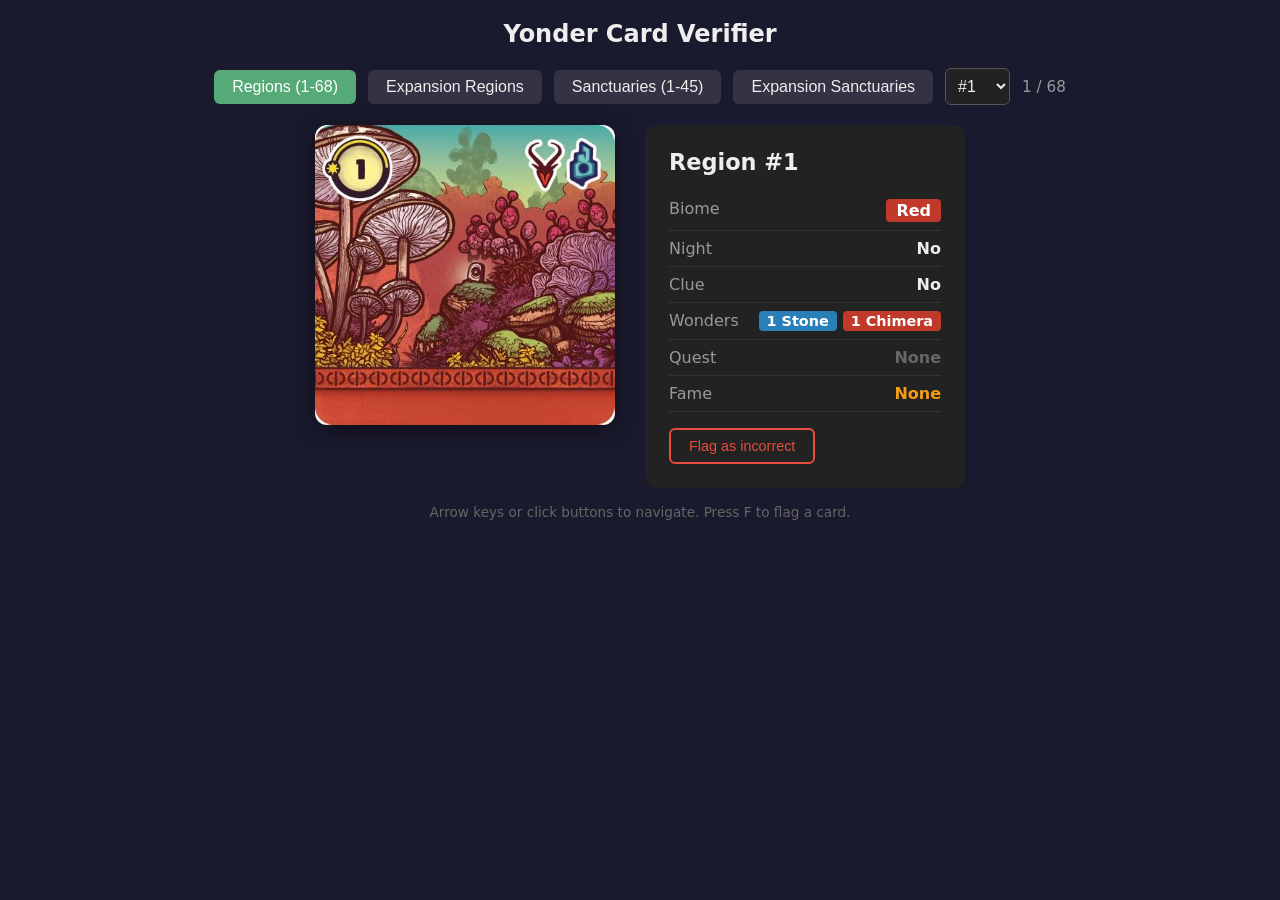
<file: yonder-client/verify-cards.html>
<!DOCTYPE html>
<html lang="en">
<head>
<meta charset="UTF-8">
<meta name="viewport" content="width=device-width, initial-scale=1.0">
<title>Yonder Card Verifier</title>
<style>
  * { margin: 0; padding: 0; box-sizing: border-box; }
  body { font-family: system-ui, sans-serif; background: #1a1a2e; color: #eee; min-height: 100vh; display: flex; flex-direction: column; align-items: center; }
  h1 { margin: 20px 0 10px; font-size: 1.5rem; }
  .controls { display: flex; gap: 12px; align-items: center; margin: 10px 0 20px; flex-wrap: wrap; justify-content: center; }
  .controls button { padding: 8px 18px; border: none; border-radius: 6px; cursor: pointer; font-size: 1rem; background: #334; color: #eee; }
  .controls button:hover { background: #445; }
  .controls button.active { background: #5a7; color: #fff; }
  .controls select, .controls input { padding: 8px; border-radius: 6px; border: 1px solid #555; background: #222; color: #eee; font-size: 1rem; }
  .card-view { display: flex; gap: 30px; align-items: flex-start; justify-content: center; flex-wrap: wrap; max-width: 900px; margin: 0 auto; }
  .card-image { flex-shrink: 0; }
  .card-image img { width: 300px; border-radius: 12px; box-shadow: 0 4px 20px rgba(0,0,0,0.5); }
  .card-data { background: #222; border-radius: 12px; padding: 24px; min-width: 320px; max-width: 400px; }
  .card-data h2 { font-size: 1.4rem; margin-bottom: 16px; }
  .field { display: flex; justify-content: space-between; padding: 8px 0; border-bottom: 1px solid #333; }
  .field:last-child { border-bottom: none; }
  .label { color: #999; }
  .value { font-weight: 600; }
  .biome-badge { display: inline-block; padding: 2px 10px; border-radius: 4px; font-weight: 700; }
  .biome-Red { background: #c0392b; color: #fff; }
  .biome-Green { background: #27ae60; color: #fff; }
  .biome-Blue { background: #2980b9; color: #fff; }
  .biome-Yellow { background: #f1c40f; color: #222; }
  .biome-Colorless { background: #888; color: #fff; }
  .wonder-icons { display: flex; gap: 6px; }
  .wonder-icon { display: inline-flex; align-items: center; gap: 3px; padding: 2px 8px; border-radius: 4px; font-size: 0.9rem; }
  .wonder-stone { background: #2980b9; color: #fff; }
  .wonder-chimera { background: #c0392b; color: #fff; }
  .wonder-thistle { background: #27ae60; color: #fff; }
  .fame-text { color: #f39c12; font-weight: 600; }
  .nav-hint { color: #666; font-size: 0.85rem; margin: 16px 0; }
  .flag-btn { padding: 8px 18px; border: 2px solid #e74c3c; border-radius: 6px; background: transparent; color: #e74c3c; cursor: pointer; font-size: 0.9rem; margin-top: 16px; }
  .flag-btn:hover { background: #e74c3c; color: #fff; }
  .flag-btn.flagged { background: #e74c3c; color: #fff; }
  .flagged-list { margin: 20px auto; max-width: 600px; background: #2a1a1a; border-radius: 12px; padding: 20px; }
  .flagged-list h3 { color: #e74c3c; margin-bottom: 10px; }
  .flagged-list ul { list-style: none; }
  .flagged-list li { padding: 6px 0; border-bottom: 1px solid #3a2a2a; display: flex; justify-content: space-between; }
  .flagged-list li button { background: none; border: none; color: #e74c3c; cursor: pointer; font-size: 0.9rem; }
  .counter { color: #999; font-size: 0.95rem; }
</style>
</head>
<body>

<h1>Yonder Card Verifier</h1>

<div class="controls">
  <button id="btn-regions" class="active" onclick="switchDeck('regions')">Regions (1-68)</button>
  <button id="btn-expansion-regions" onclick="switchDeck('expansion_regions')">Expansion Regions</button>
  <button id="btn-sanctuaries" onclick="switchDeck('sanctuaries')">Sanctuaries (1-45)</button>
  <button id="btn-expansion-sanctuaries" onclick="switchDeck('expansion_sanctuaries')">Expansion Sanctuaries</button>
  <select id="jump-to" onchange="jumpTo(this.value)"></select>
  <span class="counter" id="counter"></span>
</div>

<div class="card-view">
  <div class="card-image">
    <img id="card-img" alt="Card image">
  </div>
  <div class="card-data" id="card-data"></div>
</div>

<p class="nav-hint">Arrow keys or click buttons to navigate. Press F to flag a card.</p>

<div class="flagged-list" id="flagged-list" style="display:none">
  <h3>Flagged Cards</h3>
  <ul id="flagged-ul"></ul>
</div>

<script>
// ============================================================
// Card data extracted from cards.rs
// ============================================================

const regions = [
  { number: 1, biome: "Red", night: false, clue: false, wonders: [1,1,0], quest: [0,0,0], fame: "None" },
  { number: 2, biome: "Blue", night: false, clue: false, wonders: [2,0,0], quest: [0,0,0], fame: "None" },
  { number: 3, biome: "Green", night: false, clue: false, wonders: [0,0,0], quest: [0,0,0], fame: "Flat(4)" },
  { number: 4, biome: "Red", night: false, clue: false, wonders: [1,0,1], quest: [0,0,0], fame: "None" },
  { number: 5, biome: "Green", night: false, clue: false, wonders: [0,1,0], quest: [0,0,0], fame: "Flat(2)" },
  { number: 6, biome: "Blue", night: false, clue: true, wonders: [1,0,0], quest: [0,0,0], fame: "None" },
  { number: 7, biome: "Red", night: false, clue: false, wonders: [0,1,1], quest: [0,0,0], fame: "None" },
  { number: 8, biome: "Green", night: false, clue: true, wonders: [0,1,0], quest: [0,0,0], fame: "None" },
  { number: 9, biome: "Blue", night: false, clue: false, wonders: [0,0,0], quest: [0,0,0], fame: "Flat(5)" },
  { number: 10, biome: "Red", night: false, clue: false, wonders: [0,0,0], quest: [0,0,0], fame: "3 per Night" },
  { number: 11, biome: "Green", night: false, clue: false, wonders: [0,0,0], quest: [0,0,0], fame: "2 per Clue" },
  { number: 12, biome: "Yellow", night: false, clue: true, wonders: [0,0,1], quest: [0,0,0], fame: "None" },
  { number: 13, biome: "Blue", night: false, clue: false, wonders: [0,0,0], quest: [0,0,0], fame: "2 per Stone" },
  { number: 14, biome: "Red", night: false, clue: false, wonders: [0,0,1], quest: [0,0,0], fame: "2 per Night" },
  { number: 15, biome: "Green", night: false, clue: true, wonders: [0,0,0], quest: [0,0,0], fame: "2 per Chimera" },
  { number: 16, biome: "Red", night: false, clue: false, wonders: [0,1,0], quest: [0,0,0], fame: "2 per Chimera" },
  { number: 17, biome: "Blue", night: false, clue: false, wonders: [1,0,0], quest: [0,2,0], fame: "3 per Stone" },
  { number: 18, biome: "Green", night: false, clue: false, wonders: [0,1,0], quest: [0,0,0], fame: "10 per ColourSet" },
  { number: 19, biome: "Red", night: false, clue: false, wonders: [0,0,1], quest: [0,0,0], fame: "2 per Thistle" },
  { number: 20, biome: "Green", night: true, clue: true, wonders: [0,0,0], quest: [1,0,0], fame: "2 per Night" },
  { number: 21, biome: "Blue", night: true, clue: false, wonders: [0,0,0], quest: [2,0,0], fame: "Flat(8)" },
  { number: 22, biome: "Green", night: true, clue: true, wonders: [0,0,0], quest: [0,0,0], fame: "1 per Clue" },
  { number: 23, biome: "Red", night: true, clue: false, wonders: [1,1,0], quest: [0,0,0], fame: "10 per ColourSet" },
  { number: 24, biome: "Blue", night: true, clue: false, wonders: [1,0,0], quest: [0,1,0], fame: "2 per Night" },
  { number: 25, biome: "Yellow", night: true, clue: false, wonders: [0,0,0], quest: [0,0,0], fame: "1 per Yellow+Green" },
  { number: 26, biome: "Red", night: true, clue: false, wonders: [0,1,0], quest: [0,0,0], fame: "3 per Thistle" },
  { number: 27, biome: "Yellow", night: true, clue: false, wonders: [0,0,0], quest: [0,0,0], fame: "1 per Yellow+Blue" },
  { number: 28, biome: "Red", night: true, clue: false, wonders: [1,0,0], quest: [0,0,0], fame: "3 per Chimera" },
  { number: 29, biome: "Yellow", night: true, clue: false, wonders: [0,0,1], quest: [0,0,0], fame: "2 per Thistle" },
  { number: 30, biome: "Red", night: true, clue: false, wonders: [1,0,0], quest: [0,0,0], fame: "2 per Stone" },
  { number: 31, biome: "Yellow", night: true, clue: false, wonders: [0,0,0], quest: [0,0,0], fame: "1 per Yellow+Red" },
  { number: 32, biome: "Red", night: true, clue: false, wonders: [1,1,0], quest: [3,0,0], fame: "Flat(7)" },
  { number: 33, biome: "Yellow", night: true, clue: true, wonders: [0,0,0], quest: [0,0,0], fame: "3 per Thistle" },
  { number: 34, biome: "Green", night: true, clue: false, wonders: [0,1,0], quest: [2,0,0], fame: "3 per Chimera" },
  { number: 35, biome: "Yellow", night: true, clue: false, wonders: [0,1,0], quest: [0,0,0], fame: "10 per ColourSet" },
  { number: 36, biome: "Red", night: true, clue: false, wonders: [0,0,0], quest: [0,2,0], fame: "4 per Thistle" },
  { number: 37, biome: "Yellow", night: true, clue: false, wonders: [0,0,0], quest: [0,0,1], fame: "3 per Night" },
  { number: 38, biome: "Green", night: true, clue: false, wonders: [1,0,0], quest: [0,1,1], fame: "3 per Clue" },
  { number: 39, biome: "Red", night: true, clue: false, wonders: [1,0,1], quest: [0,2,0], fame: "Flat(9)" },
  { number: 40, biome: "Blue", night: true, clue: false, wonders: [0,0,0], quest: [1,1,1], fame: "3 per Night" },
  { number: 41, biome: "Green", night: false, clue: false, wonders: [0,0,1], quest: [2,1,0], fame: "4 per Night" },
  { number: 42, biome: "Yellow", night: false, clue: false, wonders: [0,0,0], quest: [1,1,0], fame: "2 per Yellow+Green" },
  { number: 43, biome: "Blue", night: false, clue: false, wonders: [1,0,0], quest: [0,0,0], fame: "10 per ColourSet" },
  { number: 44, biome: "Yellow", night: false, clue: false, wonders: [0,0,0], quest: [1,0,1], fame: "2 per Yellow+Blue" },
  { number: 45, biome: "Green", night: false, clue: false, wonders: [1,0,0], quest: [0,3,0], fame: "Flat(13)" },
  { number: 46, biome: "Blue", night: false, clue: true, wonders: [0,0,0], quest: [2,1,0], fame: "Flat(10)" },
  { number: 47, biome: "Yellow", night: false, clue: false, wonders: [0,0,0], quest: [0,1,1], fame: "2 per Yellow+Red" },
  { number: 48, biome: "Red", night: false, clue: false, wonders: [0,1,0], quest: [0,0,0], fame: "3 per Stone" },
  { number: 49, biome: "Blue", night: false, clue: true, wonders: [0,0,0], quest: [2,0,1], fame: "Flat(12)" },
  { number: 50, biome: "Yellow", night: false, clue: false, wonders: [1,0,0], quest: [0,0,2], fame: "4 per Green" },
  { number: 51, biome: "Blue", night: false, clue: false, wonders: [1,0,0], quest: [4,0,0], fame: "Flat(14)" },
  { number: 52, biome: "Red", night: false, clue: false, wonders: [0,0,0], quest: [3,0,0], fame: "4 per Chimera" },
  { number: 53, biome: "Yellow", night: false, clue: false, wonders: [0,1,0], quest: [0,0,2], fame: "4 per Red" },
  { number: 54, biome: "Green", night: false, clue: false, wonders: [0,1,0], quest: [0,0,2], fame: "4 per Clue" },
  { number: 55, biome: "Blue", night: false, clue: true, wonders: [1,0,0], quest: [0,1,2], fame: "3 per Thistle" },
  { number: 56, biome: "Yellow", night: false, clue: false, wonders: [0,0,1], quest: [1,2,0], fame: "4 per Blue" },
  { number: 57, biome: "Red", night: false, clue: false, wonders: [0,0,0], quest: [0,0,3], fame: "4 per Stone" },
  { number: 58, biome: "Green", night: false, clue: true, wonders: [0,0,0], quest: [0,3,0], fame: "3 per Clue" },
  { number: 59, biome: "Yellow", night: false, clue: true, wonders: [0,0,0], quest: [1,3,0], fame: "3 per Yellow+Red" },
  { number: 60, biome: "Blue", night: false, clue: true, wonders: [0,0,0], quest: [2,2,0], fame: "Flat(16)" },
  { number: 61, biome: "Green", night: false, clue: false, wonders: [0,0,1], quest: [0,4,0], fame: "Flat(17)" },
  { number: 62, biome: "Yellow", night: false, clue: true, wonders: [0,0,0], quest: [0,0,3], fame: "3 per Yellow+Blue" },
  { number: 63, biome: "Green", night: false, clue: true, wonders: [0,0,0], quest: [0,2,1], fame: "Flat(15)" },
  { number: 64, biome: "Blue", night: false, clue: true, wonders: [0,0,0], quest: [2,0,2], fame: "Flat(18)" },
  { number: 65, biome: "Yellow", night: false, clue: true, wonders: [0,0,0], quest: [0,0,3], fame: "3 per Yellow+Green" },
  { number: 66, biome: "Blue", night: false, clue: false, wonders: [0,0,0], quest: [4,0,0], fame: "Flat(20)" },
  { number: 67, biome: "Green", night: false, clue: true, wonders: [0,0,0], quest: [0,2,2], fame: "Flat(19)" },
  { number: 68, biome: "Blue", night: false, clue: false, wonders: [0,0,0], quest: [5,0,0], fame: "Flat(24)" },
];

const expansion_regions = [
  { number: 0, biome: "Colorless", night: false, clue: false, wonders: [1,1,1], quest: [0,0,0], fame: "None" },
  { number: 69, biome: "Red", night: false, clue: true, wonders: [0,0,0], quest: [0,0,0], fame: "7 per WonderSet" },
  { number: 70, biome: "Colorless", night: false, clue: true, wonders: [0,0,0], quest: [0,0,0], fame: "Flat(6)" },
  { number: 71, biome: "Green", night: true, clue: false, wonders: [1,0,0], quest: [0,0,0], fame: "7 per WonderSet" },
  { number: 72, biome: "Colorless", night: true, clue: true, wonders: [0,0,0], quest: [0,5,0], fame: "Flat(26)" },
  { number: 73, biome: "Yellow", night: true, clue: false, wonders: [0,1,0], quest: [0,0,4], fame: "5 per Colorless" },
  { number: 74, biome: "Colorless", night: true, clue: false, wonders: [0,0,1], quest: [0,0,0], fame: "7 per WonderSet" },
  { number: 75, biome: "Blue", night: true, clue: true, wonders: [0,0,0], quest: [6,0,0], fame: "Flat(28)" },
  { number: 76, biome: "Colorless", night: true, clue: false, wonders: [0,0,0], quest: [2,2,2], fame: "4 per Colorless" },
];

const sanctuaries = [
  { tile: 1, biome: "Green", night: false, clue: false, wonders: [0,0,0], fame: "1 per Green" },
  { tile: 2, biome: "Red", night: false, clue: false, wonders: [0,0,0], fame: "1 per Red" },
  { tile: 3, biome: "Blue", night: false, clue: false, wonders: [0,0,0], fame: "1 per Blue" },
  { tile: 4, biome: "Yellow", night: false, clue: false, wonders: [0,0,0], fame: "1 per Yellow" },
  { tile: 5, biome: "Colorless", night: false, clue: false, wonders: [0,0,0], fame: "1 per Blue+Yellow" },
  { tile: 6, biome: "Colorless", night: false, clue: false, wonders: [0,0,0], fame: "1 per Green+Red" },
  { tile: 7, biome: "Colorless", night: false, clue: false, wonders: [0,0,0], fame: "1 per Red+Yellow" },
  { tile: 8, biome: "Colorless", night: false, clue: false, wonders: [0,0,0], fame: "1 per Yellow+Green" },
  { tile: 9, biome: "Colorless", night: false, clue: false, wonders: [0,0,0], fame: "1 per Green+Blue" },
  { tile: 10, biome: "Colorless", night: false, clue: false, wonders: [0,0,0], fame: "1 per Red+Blue" },
  { tile: 11, biome: "Blue", night: false, clue: false, wonders: [0,1,0], fame: "None" },
  { tile: 12, biome: "Blue", night: false, clue: false, wonders: [1,0,0], fame: "None" },
  { tile: 13, biome: "Blue", night: false, clue: false, wonders: [0,0,1], fame: "None" },
  { tile: 14, biome: "Green", night: false, clue: false, wonders: [0,1,0], fame: "None" },
  { tile: 15, biome: "Green", night: false, clue: false, wonders: [1,0,0], fame: "None" },
  { tile: 16, biome: "Green", night: false, clue: true, wonders: [0,0,0], fame: "None" },
  { tile: 17, biome: "Red", night: false, clue: false, wonders: [0,1,0], fame: "None" },
  { tile: 18, biome: "Red", night: false, clue: false, wonders: [0,0,1], fame: "None" },
  { tile: 19, biome: "Red", night: false, clue: false, wonders: [1,0,0], fame: "None" },
  { tile: 20, biome: "Yellow", night: false, clue: false, wonders: [1,0,0], fame: "None" },
  { tile: 21, biome: "Yellow", night: false, clue: true, wonders: [0,0,0], fame: "None" },
  { tile: 22, biome: "Yellow", night: false, clue: false, wonders: [0,0,0], fame: "4 per ColourSet" },
  { tile: 23, biome: "Yellow", night: false, clue: false, wonders: [0,0,0], fame: "1 per Clue" },
  { tile: 24, biome: "Colorless", night: false, clue: false, wonders: [0,0,0], fame: "Flat(5)" },
  { tile: 25, biome: "Blue", night: false, clue: true, wonders: [0,0,0], fame: "None" },
  { tile: 26, biome: "Colorless", night: false, clue: true, wonders: [1,0,0], fame: "None" },
  { tile: 27, biome: "Colorless", night: false, clue: true, wonders: [0,1,0], fame: "None" },
  { tile: 28, biome: "Colorless", night: false, clue: true, wonders: [0,0,1], fame: "None" },
  { tile: 29, biome: "Colorless", night: false, clue: false, wonders: [0,0,0], fame: "2 per Thistle" },
  { tile: 30, biome: "Colorless", night: false, clue: false, wonders: [0,0,0], fame: "2 per Stone" },
  { tile: 31, biome: "Colorless", night: false, clue: false, wonders: [0,0,0], fame: "2 per Chimera" },
  { tile: 32, biome: "Colorless", night: false, clue: false, wonders: [0,0,0], fame: "2 per Clue" },
  { tile: 33, biome: "Colorless", night: false, clue: true, wonders: [0,0,0], fame: "4 per ColourSet" },
  { tile: 34, biome: "Green", night: false, clue: false, wonders: [0,0,0], fame: "1 per Night" },
  { tile: 35, biome: "Colorless", night: false, clue: false, wonders: [1,0,0], fame: "1 per Night" },
  { tile: 36, biome: "Colorless", night: false, clue: false, wonders: [0,1,0], fame: "1 per Clue" },
  { tile: 37, biome: "Colorless", night: false, clue: false, wonders: [1,0,0], fame: "1 per Clue" },
  { tile: 38, biome: "Colorless", night: false, clue: true, wonders: [0,0,0], fame: "1 per Clue" },
  { tile: 39, biome: "Colorless", night: false, clue: false, wonders: [1,0,0], fame: "1 per Stone" },
  { tile: 40, biome: "Colorless", night: false, clue: false, wonders: [0,1,0], fame: "1 per Chimera" },
  { tile: 41, biome: "Colorless", night: false, clue: false, wonders: [0,0,1], fame: "1 per Thistle" },
  { tile: 42, biome: "Red", night: true, clue: false, wonders: [0,0,0], fame: "None" },
  { tile: 43, biome: "Colorless", night: true, clue: false, wonders: [1,0,0], fame: "None" },
  { tile: 44, biome: "Colorless", night: true, clue: false, wonders: [0,1,0], fame: "None" },
  { tile: 45, biome: "Colorless", night: true, clue: false, wonders: [0,0,1], fame: "None" },
];

const expansion_sanctuaries = [
  { tile: 46, biome: "Colorless", night: false, clue: false, wonders: [2,0,0], fame: "None" },
  { tile: 47, biome: "Colorless", night: false, clue: true, wonders: [0,0,0], fame: "3 per WonderSet" },
  { tile: 48, biome: "Colorless", night: false, clue: false, wonders: [0,1,0], fame: "1 per Colorless" },
  { tile: 49, biome: "Colorless", night: false, clue: false, wonders: [0,0,1], fame: "1 per Colorless" },
  { tile: 50, biome: "Green", night: false, clue: false, wonders: [0,0,0], fame: "3 per WonderSet" },
  { tile: 51, biome: "Blue", night: false, clue: false, wonders: [0,0,0], fame: "2 per Colorless" },
  { tile: 52, biome: "Yellow", night: true, clue: false, wonders: [0,0,0], fame: "1 per Colorless" },
  { tile: 53, biome: "Red", night: false, clue: false, wonders: [0,0,0], fame: "3 per WonderSet" },
];

// ============================================================
// State
// ============================================================

let currentDeck = 'regions';
let currentIndex = 0;
let flagged = JSON.parse(localStorage.getItem('yonder-flagged') || '{}');

function getDeck() {
  if (currentDeck === 'regions') return regions;
  if (currentDeck === 'expansion_regions') return expansion_regions;
  if (currentDeck === 'sanctuaries') return sanctuaries;
  if (currentDeck === 'expansion_sanctuaries') return expansion_sanctuaries;
}

function isRegionDeck() {
  return currentDeck === 'regions' || currentDeck === 'expansion_regions';
}

function cardId(card) {
  return isRegionDeck() ? `region-${card.number}` : `sanctuary-${card.tile}`;
}

function cardLabel(card) {
  return isRegionDeck() ? `Region #${card.number}` : `Sanctuary #${card.tile}`;
}

function imagePath(card) {
  if (isRegionDeck()) {
    return `region/tile${String(card.number).padStart(3, '0')}.jpg`;
  } else {
    return `sanctuary/tile${String(card.tile).padStart(3, '0')}.jpg`;
  }
}

function wondersHtml(w) {
  const [s, c, t] = w;
  if (s === 0 && c === 0 && t === 0) return '<span style="color:#666">None</span>';
  let html = '<div class="wonder-icons">';
  if (s > 0) html += `<span class="wonder-icon wonder-stone">${s} Stone</span>`;
  if (c > 0) html += `<span class="wonder-icon wonder-chimera">${c} Chimera</span>`;
  if (t > 0) html += `<span class="wonder-icon wonder-thistle">${t} Thistle</span>`;
  html += '</div>';
  return html;
}

function render() {
  const deck = getDeck();
  const card = deck[currentIndex];
  const id = cardId(card);

  const img = document.getElementById('card-img');
  img.src = imagePath(card);
  img.alt = cardLabel(card);
  document.getElementById('counter').textContent = `${currentIndex + 1} / ${deck.length}`;

  let html = `<h2>${cardLabel(card)}</h2>`;
  html += `<div class="field"><span class="label">Biome</span><span class="value"><span class="biome-badge biome-${card.biome}">${card.biome}</span></span></div>`;
  html += `<div class="field"><span class="label">Night</span><span class="value">${card.night ? 'Yes' : 'No'}</span></div>`;
  html += `<div class="field"><span class="label">Clue</span><span class="value">${card.clue ? 'Yes' : 'No'}</span></div>`;
  html += `<div class="field"><span class="label">Wonders</span><span class="value">${wondersHtml(card.wonders)}</span></div>`;
  if (card.quest) {
    html += `<div class="field"><span class="label">Quest</span><span class="value">${wondersHtml(card.quest)}</span></div>`;
  }
  html += `<div class="field"><span class="label">Fame</span><span class="value fame-text">${card.fame}</span></div>`;

  html += `<button class="flag-btn ${flagged[id] ? 'flagged' : ''}" onclick="toggleFlag()">${flagged[id] ? 'Flagged — click to unflag' : 'Flag as incorrect'}</button>`;

  document.getElementById('card-data').innerHTML = html;

  // Update dropdown
  const select = document.getElementById('jump-to');
  select.innerHTML = '';
  deck.forEach((c, i) => {
    const opt = document.createElement('option');
    const cid = isRegionDeck() ? `region-${c.number}` : `sanctuary-${c.tile}`;
    const label = isRegionDeck() ? `#${c.number}` : `#${c.tile}`;
    opt.value = i;
    opt.textContent = `${label}${flagged[cid] ? ' !!!' : ''}`;
    if (i === currentIndex) opt.selected = true;
    select.appendChild(opt);
  });

  // Update button active states
  document.querySelectorAll('.controls button').forEach(b => b.classList.remove('active'));
  document.getElementById('btn-' + currentDeck.replace('_', '-')).classList.add('active');

  renderFlagged();
}

function switchDeck(deck) {
  currentDeck = deck;
  currentIndex = 0;
  render();
}

function jumpTo(idx) {
  currentIndex = parseInt(idx);
  render();
}

function toggleFlag() {
  const deck = getDeck();
  const card = deck[currentIndex];
  const id = cardId(card);
  if (flagged[id]) {
    delete flagged[id];
  } else {
    flagged[id] = cardLabel(card);
  }
  localStorage.setItem('yonder-flagged', JSON.stringify(flagged));
  render();
}

function renderFlagged() {
  const keys = Object.keys(flagged);
  const list = document.getElementById('flagged-list');
  const ul = document.getElementById('flagged-ul');
  if (keys.length === 0) {
    list.style.display = 'none';
    return;
  }
  list.style.display = 'block';
  ul.innerHTML = '';
  keys.forEach(k => {
    const li = document.createElement('li');
    li.innerHTML = `<span>${flagged[k]}</span><button onclick="unflag('${k}')">remove</button>`;
    ul.appendChild(li);
  });
}

function unflag(id) {
  delete flagged[id];
  localStorage.setItem('yonder-flagged', JSON.stringify(flagged));
  render();
}

// Keyboard navigation
document.addEventListener('keydown', (e) => {
  const deck = getDeck();
  if (e.key === 'ArrowRight' || e.key === 'ArrowDown') {
    e.preventDefault();
    if (currentIndex < deck.length - 1) { currentIndex++; render(); }
  } else if (e.key === 'ArrowLeft' || e.key === 'ArrowUp') {
    e.preventDefault();
    if (currentIndex > 0) { currentIndex--; render(); }
  } else if (e.key === 'f' || e.key === 'F') {
    if (e.target.tagName !== 'INPUT' && e.target.tagName !== 'SELECT') {
      toggleFlag();
    }
  }
});

render();
</script>
</body>
</html>
</file>
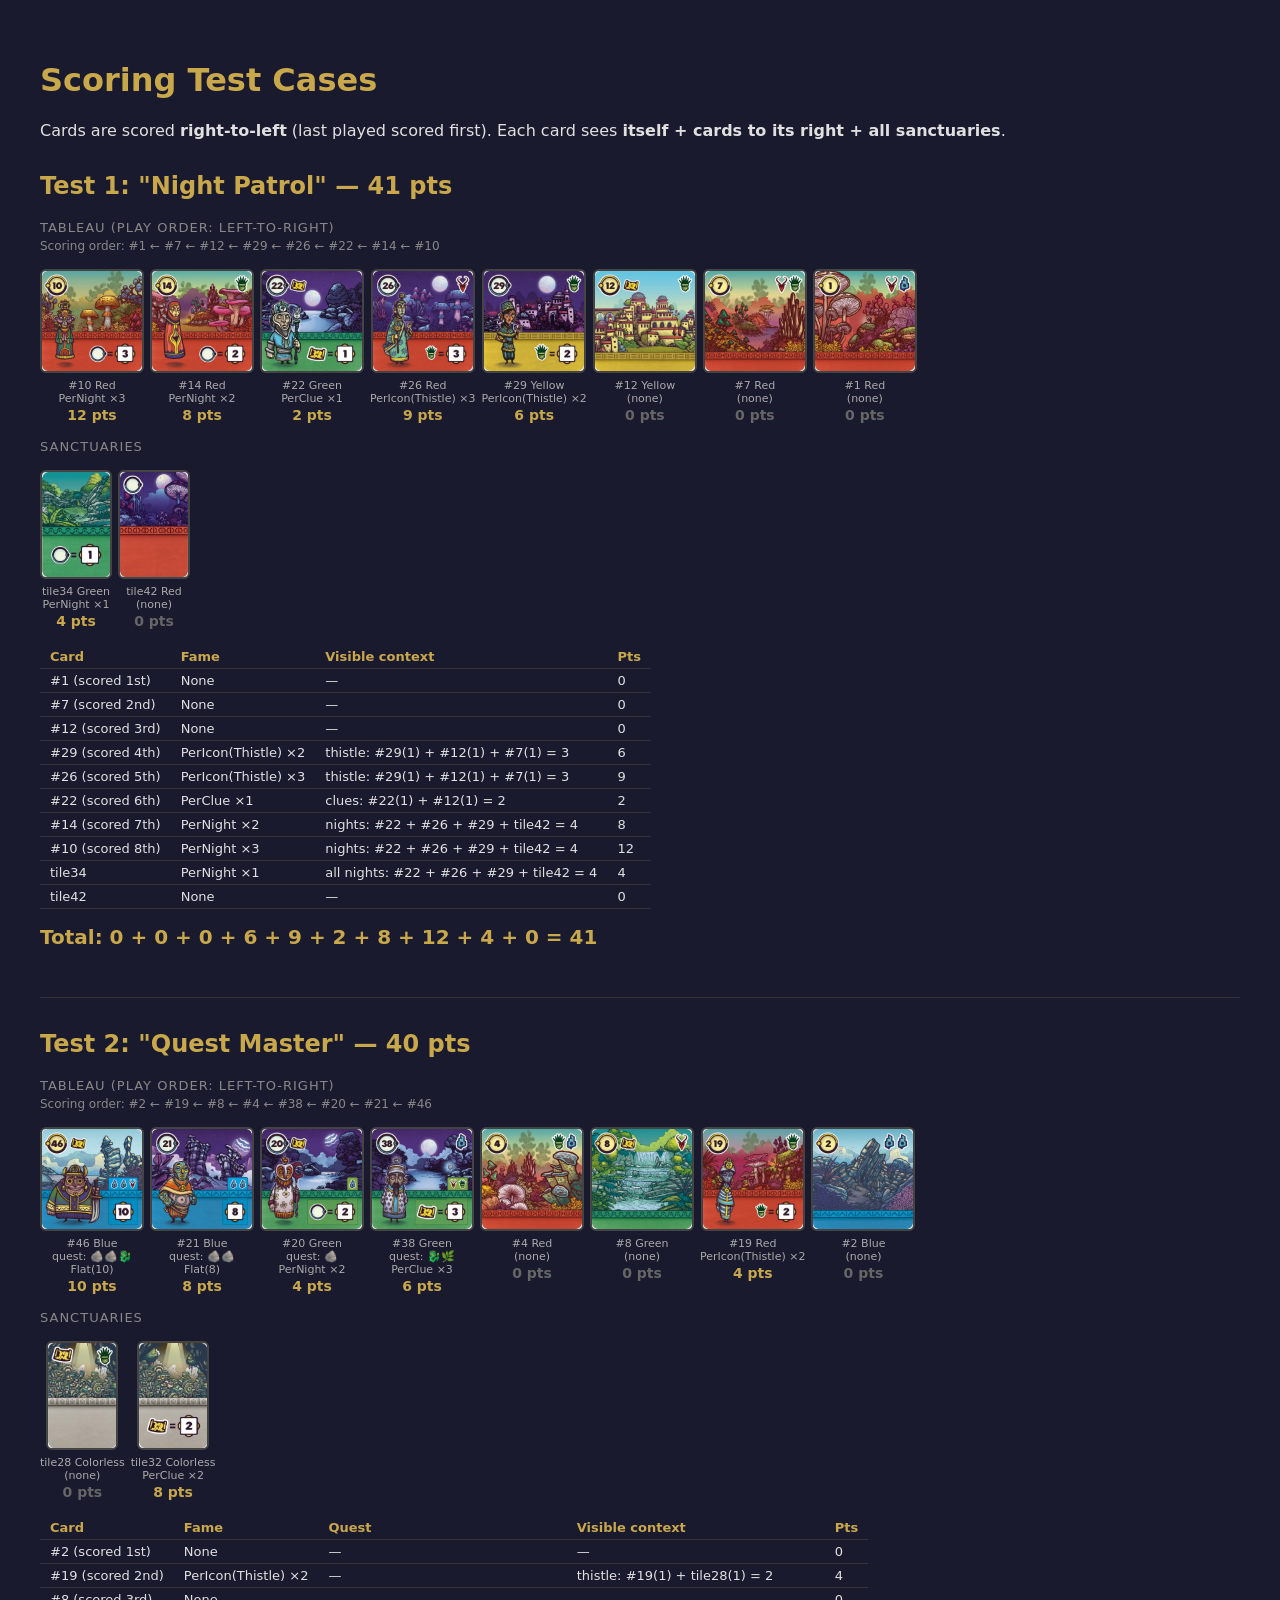
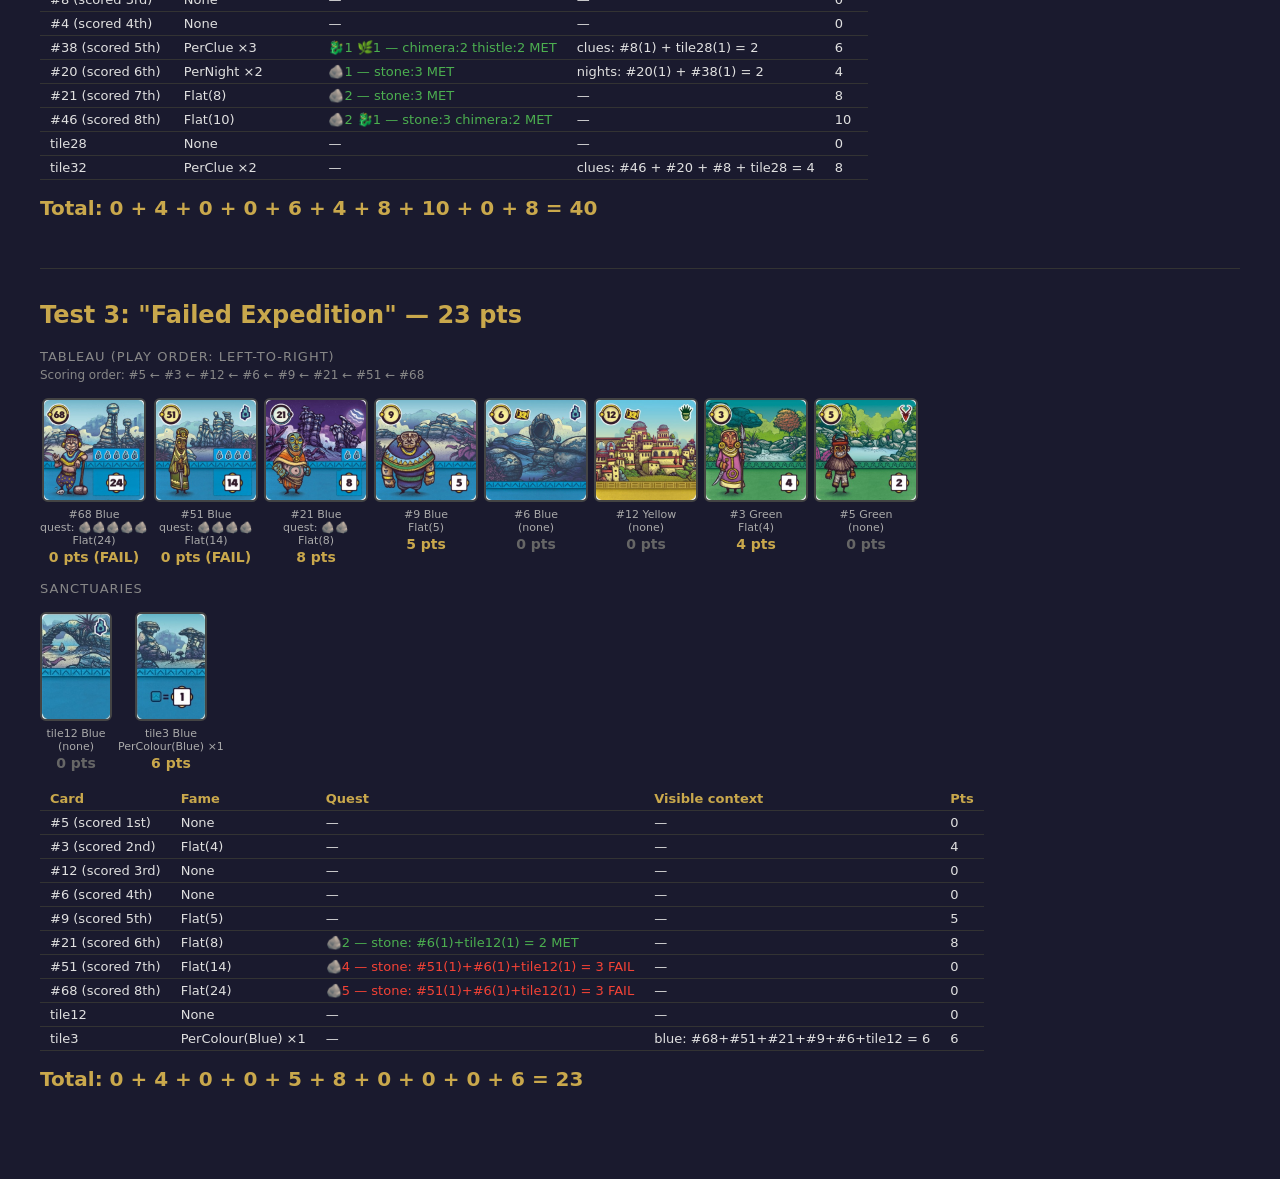
<file: faraway-server/tests/scoring_visual.html>
<!DOCTYPE html>
<html>
<head>
<meta charset="utf-8">
<title>Scoring Test Cases — Visual Reference</title>
<style>
  body { font-family: system-ui, sans-serif; background: #1a1a2e; color: #e0e0e0; padding: 2rem; }
  h1 { color: #c9a84c; }
  h2 { color: #c9a84c; margin-top: 2rem; }
  .test-case { margin-bottom: 3rem; }
  .tableau { display: flex; gap: 6px; align-items: flex-start; margin: 1rem 0; }
  .card-slot { text-align: center; }
  .card-slot img { width: 100px; height: 100px; border-radius: 6px; border: 2px solid #444; }
  .card-slot.sanctuary img { width: 68px; height: 105px; }
  .card-slot .label { font-size: 11px; color: #aaa; margin-top: 2px; }
  .card-slot .pts { font-size: 14px; font-weight: bold; color: #c9a84c; margin-top: 2px; }
  .card-slot .pts.zero { color: #666; }
  .arrow { font-size: 24px; color: #c9a84c; align-self: center; margin: 0 4px; }
  .section-label { font-size: 13px; color: #888; margin-bottom: 4px; text-transform: uppercase; letter-spacing: 1px; }
  .scoring-order { font-size: 12px; color: #888; margin: 4px 0; }
  .total { font-size: 20px; font-weight: bold; color: #c9a84c; margin-top: 1rem; }
  .divider { border: none; border-top: 1px solid #333; margin: 2rem 0; }
  table { border-collapse: collapse; margin: 1rem 0; }
  td, th { padding: 4px 10px; text-align: left; border-bottom: 1px solid #333; font-size: 13px; }
  th { color: #c9a84c; }
  .met { color: #4caf50; }
  .not-met { color: #f44336; }
</style>
</head>
<body>

<h1>Scoring Test Cases</h1>
<p>Cards are scored <strong>right-to-left</strong> (last played scored first). Each card sees <strong>itself + cards to its right + all sanctuaries</strong>.</p>

<!-- ═══════════════════════════════════════════════════════════════════ -->
<div class="test-case">
<h2>Test 1: "Night Patrol" — 41 pts</h2>

<div class="section-label">Tableau (play order: left-to-right)</div>
<div class="scoring-order">Scoring order: #1 &larr; #7 &larr; #12 &larr; #29 &larr; #26 &larr; #22 &larr; #14 &larr; #10</div>
<div class="tableau">
  <div class="card-slot">
    <img src="../../faraway-client/region/tile010.jpg" alt="#10">
    <div class="label">#10 Red<br>PerNight &times;3</div>
    <div class="pts">12 pts</div>
  </div>
  <div class="card-slot">
    <img src="../../faraway-client/region/tile014.jpg" alt="#14">
    <div class="label">#14 Red<br>PerNight &times;2</div>
    <div class="pts">8 pts</div>
  </div>
  <div class="card-slot">
    <img src="../../faraway-client/region/tile022.jpg" alt="#22">
    <div class="label">#22 Green<br>PerClue &times;1</div>
    <div class="pts">2 pts</div>
  </div>
  <div class="card-slot">
    <img src="../../faraway-client/region/tile026.jpg" alt="#26">
    <div class="label">#26 Red<br>PerIcon(Thistle) &times;3</div>
    <div class="pts">9 pts</div>
  </div>
  <div class="card-slot">
    <img src="../../faraway-client/region/tile029.jpg" alt="#29">
    <div class="label">#29 Yellow<br>PerIcon(Thistle) &times;2</div>
    <div class="pts">6 pts</div>
  </div>
  <div class="card-slot">
    <img src="../../faraway-client/region/tile012.jpg" alt="#12">
    <div class="label">#12 Yellow<br>(none)</div>
    <div class="pts zero">0 pts</div>
  </div>
  <div class="card-slot">
    <img src="../../faraway-client/region/tile007.jpg" alt="#7">
    <div class="label">#7 Red<br>(none)</div>
    <div class="pts zero">0 pts</div>
  </div>
  <div class="card-slot">
    <img src="../../faraway-client/region/tile001.jpg" alt="#1">
    <div class="label">#1 Red<br>(none)</div>
    <div class="pts zero">0 pts</div>
  </div>
</div>

<div class="section-label">Sanctuaries</div>
<div class="tableau">
  <div class="card-slot sanctuary">
    <img src="../../faraway-client/sanctuary/tile034.jpg" alt="S34">
    <div class="label">tile34 Green<br>PerNight &times;1</div>
    <div class="pts">4 pts</div>
  </div>
  <div class="card-slot sanctuary">
    <img src="../../faraway-client/sanctuary/tile042.jpg" alt="S42">
    <div class="label">tile42 Red<br>(none)</div>
    <div class="pts zero">0 pts</div>
  </div>
</div>

<table>
  <tr><th>Card</th><th>Fame</th><th>Visible context</th><th>Pts</th></tr>
  <tr><td>#1 (scored 1st)</td><td>None</td><td>&mdash;</td><td>0</td></tr>
  <tr><td>#7 (scored 2nd)</td><td>None</td><td>&mdash;</td><td>0</td></tr>
  <tr><td>#12 (scored 3rd)</td><td>None</td><td>&mdash;</td><td>0</td></tr>
  <tr><td>#29 (scored 4th)</td><td>PerIcon(Thistle) &times;2</td><td>thistle: #29(1) + #12(1) + #7(1) = 3</td><td>6</td></tr>
  <tr><td>#26 (scored 5th)</td><td>PerIcon(Thistle) &times;3</td><td>thistle: #29(1) + #12(1) + #7(1) = 3</td><td>9</td></tr>
  <tr><td>#22 (scored 6th)</td><td>PerClue &times;1</td><td>clues: #22(1) + #12(1) = 2</td><td>2</td></tr>
  <tr><td>#14 (scored 7th)</td><td>PerNight &times;2</td><td>nights: #22 + #26 + #29 + tile42 = 4</td><td>8</td></tr>
  <tr><td>#10 (scored 8th)</td><td>PerNight &times;3</td><td>nights: #22 + #26 + #29 + tile42 = 4</td><td>12</td></tr>
  <tr><td>tile34</td><td>PerNight &times;1</td><td>all nights: #22 + #26 + #29 + tile42 = 4</td><td>4</td></tr>
  <tr><td>tile42</td><td>None</td><td>&mdash;</td><td>0</td></tr>
</table>

<div class="total">Total: 0 + 0 + 0 + 6 + 9 + 2 + 8 + 12 + 4 + 0 = 41</div>
</div>

<hr class="divider">

<!-- ═══════════════════════════════════════════════════════════════════ -->
<div class="test-case">
<h2>Test 2: "Quest Master" — 40 pts</h2>

<div class="section-label">Tableau (play order: left-to-right)</div>
<div class="scoring-order">Scoring order: #2 &larr; #19 &larr; #8 &larr; #4 &larr; #38 &larr; #20 &larr; #21 &larr; #46</div>
<div class="tableau">
  <div class="card-slot">
    <img src="../../faraway-client/region/tile046.jpg" alt="#46">
    <div class="label">#46 Blue<br>quest: 🪨🪨🐉<br>Flat(10)</div>
    <div class="pts">10 pts</div>
  </div>
  <div class="card-slot">
    <img src="../../faraway-client/region/tile021.jpg" alt="#21">
    <div class="label">#21 Blue<br>quest: 🪨🪨<br>Flat(8)</div>
    <div class="pts">8 pts</div>
  </div>
  <div class="card-slot">
    <img src="../../faraway-client/region/tile020.jpg" alt="#20">
    <div class="label">#20 Green<br>quest: 🪨<br>PerNight &times;2</div>
    <div class="pts">4 pts</div>
  </div>
  <div class="card-slot">
    <img src="../../faraway-client/region/tile038.jpg" alt="#38">
    <div class="label">#38 Green<br>quest: 🐉🌿<br>PerClue &times;3</div>
    <div class="pts">6 pts</div>
  </div>
  <div class="card-slot">
    <img src="../../faraway-client/region/tile004.jpg" alt="#4">
    <div class="label">#4 Red<br>(none)</div>
    <div class="pts zero">0 pts</div>
  </div>
  <div class="card-slot">
    <img src="../../faraway-client/region/tile008.jpg" alt="#8">
    <div class="label">#8 Green<br>(none)</div>
    <div class="pts zero">0 pts</div>
  </div>
  <div class="card-slot">
    <img src="../../faraway-client/region/tile019.jpg" alt="#19">
    <div class="label">#19 Red<br>PerIcon(Thistle) &times;2</div>
    <div class="pts">4 pts</div>
  </div>
  <div class="card-slot">
    <img src="../../faraway-client/region/tile002.jpg" alt="#2">
    <div class="label">#2 Blue<br>(none)</div>
    <div class="pts zero">0 pts</div>
  </div>
</div>

<div class="section-label">Sanctuaries</div>
<div class="tableau">
  <div class="card-slot sanctuary">
    <img src="../../faraway-client/sanctuary/tile028.jpg" alt="S28">
    <div class="label">tile28 Colorless<br>(none)</div>
    <div class="pts zero">0 pts</div>
  </div>
  <div class="card-slot sanctuary">
    <img src="../../faraway-client/sanctuary/tile032.jpg" alt="S32">
    <div class="label">tile32 Colorless<br>PerClue &times;2</div>
    <div class="pts">8 pts</div>
  </div>
</div>

<table>
  <tr><th>Card</th><th>Fame</th><th>Quest</th><th>Visible context</th><th>Pts</th></tr>
  <tr><td>#2 (scored 1st)</td><td>None</td><td>&mdash;</td><td>&mdash;</td><td>0</td></tr>
  <tr><td>#19 (scored 2nd)</td><td>PerIcon(Thistle) &times;2</td><td>&mdash;</td><td>thistle: #19(1) + tile28(1) = 2</td><td>4</td></tr>
  <tr><td>#8 (scored 3rd)</td><td>None</td><td>&mdash;</td><td>&mdash;</td><td>0</td></tr>
  <tr><td>#4 (scored 4th)</td><td>None</td><td>&mdash;</td><td>&mdash;</td><td>0</td></tr>
  <tr><td>#38 (scored 5th)</td><td>PerClue &times;3</td><td class="met">🐉1 🌿1 — chimera:2 thistle:2 MET</td><td>clues: #8(1) + tile28(1) = 2</td><td>6</td></tr>
  <tr><td>#20 (scored 6th)</td><td>PerNight &times;2</td><td class="met">🪨1 — stone:3 MET</td><td>nights: #20(1) + #38(1) = 2</td><td>4</td></tr>
  <tr><td>#21 (scored 7th)</td><td>Flat(8)</td><td class="met">🪨2 — stone:3 MET</td><td>&mdash;</td><td>8</td></tr>
  <tr><td>#46 (scored 8th)</td><td>Flat(10)</td><td class="met">🪨2 🐉1 — stone:3 chimera:2 MET</td><td>&mdash;</td><td>10</td></tr>
  <tr><td>tile28</td><td>None</td><td>&mdash;</td><td>&mdash;</td><td>0</td></tr>
  <tr><td>tile32</td><td>PerClue &times;2</td><td>&mdash;</td><td>clues: #46 + #20 + #8 + tile28 = 4</td><td>8</td></tr>
</table>

<div class="total">Total: 0 + 4 + 0 + 0 + 6 + 4 + 8 + 10 + 0 + 8 = 40</div>
</div>

<hr class="divider">

<!-- ═══════════════════════════════════════════════════════════════════ -->
<div class="test-case">
<h2>Test 3: "Failed Expedition" — 23 pts</h2>

<div class="section-label">Tableau (play order: left-to-right)</div>
<div class="scoring-order">Scoring order: #5 &larr; #3 &larr; #12 &larr; #6 &larr; #9 &larr; #21 &larr; #51 &larr; #68</div>
<div class="tableau">
  <div class="card-slot">
    <img src="../../faraway-client/region/tile068.jpg" alt="#68">
    <div class="label">#68 Blue<br>quest: 🪨🪨🪨🪨🪨<br>Flat(24)</div>
    <div class="pts not-met">0 pts (FAIL)</div>
  </div>
  <div class="card-slot">
    <img src="../../faraway-client/region/tile051.jpg" alt="#51">
    <div class="label">#51 Blue<br>quest: 🪨🪨🪨🪨<br>Flat(14)</div>
    <div class="pts not-met">0 pts (FAIL)</div>
  </div>
  <div class="card-slot">
    <img src="../../faraway-client/region/tile021.jpg" alt="#21">
    <div class="label">#21 Blue<br>quest: 🪨🪨<br>Flat(8)</div>
    <div class="pts">8 pts</div>
  </div>
  <div class="card-slot">
    <img src="../../faraway-client/region/tile009.jpg" alt="#9">
    <div class="label">#9 Blue<br>Flat(5)</div>
    <div class="pts">5 pts</div>
  </div>
  <div class="card-slot">
    <img src="../../faraway-client/region/tile006.jpg" alt="#6">
    <div class="label">#6 Blue<br>(none)</div>
    <div class="pts zero">0 pts</div>
  </div>
  <div class="card-slot">
    <img src="../../faraway-client/region/tile012.jpg" alt="#12">
    <div class="label">#12 Yellow<br>(none)</div>
    <div class="pts zero">0 pts</div>
  </div>
  <div class="card-slot">
    <img src="../../faraway-client/region/tile003.jpg" alt="#3">
    <div class="label">#3 Green<br>Flat(4)</div>
    <div class="pts">4 pts</div>
  </div>
  <div class="card-slot">
    <img src="../../faraway-client/region/tile005.jpg" alt="#5">
    <div class="label">#5 Green<br>(none)</div>
    <div class="pts zero">0 pts</div>
  </div>
</div>

<div class="section-label">Sanctuaries</div>
<div class="tableau">
  <div class="card-slot sanctuary">
    <img src="../../faraway-client/sanctuary/tile012.jpg" alt="S12">
    <div class="label">tile12 Blue<br>(none)</div>
    <div class="pts zero">0 pts</div>
  </div>
  <div class="card-slot sanctuary">
    <img src="../../faraway-client/sanctuary/tile003.jpg" alt="S3">
    <div class="label">tile3 Blue<br>PerColour(Blue) &times;1</div>
    <div class="pts">6 pts</div>
  </div>
</div>

<table>
  <tr><th>Card</th><th>Fame</th><th>Quest</th><th>Visible context</th><th>Pts</th></tr>
  <tr><td>#5 (scored 1st)</td><td>None</td><td>&mdash;</td><td>&mdash;</td><td>0</td></tr>
  <tr><td>#3 (scored 2nd)</td><td>Flat(4)</td><td>&mdash;</td><td>&mdash;</td><td>4</td></tr>
  <tr><td>#12 (scored 3rd)</td><td>None</td><td>&mdash;</td><td>&mdash;</td><td>0</td></tr>
  <tr><td>#6 (scored 4th)</td><td>None</td><td>&mdash;</td><td>&mdash;</td><td>0</td></tr>
  <tr><td>#9 (scored 5th)</td><td>Flat(5)</td><td>&mdash;</td><td>&mdash;</td><td>5</td></tr>
  <tr><td>#21 (scored 6th)</td><td>Flat(8)</td><td class="met">🪨2 — stone: #6(1)+tile12(1) = 2 MET</td><td>&mdash;</td><td>8</td></tr>
  <tr><td>#51 (scored 7th)</td><td>Flat(14)</td><td class="not-met">🪨4 — stone: #51(1)+#6(1)+tile12(1) = 3 FAIL</td><td>&mdash;</td><td>0</td></tr>
  <tr><td>#68 (scored 8th)</td><td>Flat(24)</td><td class="not-met">🪨5 — stone: #51(1)+#6(1)+tile12(1) = 3 FAIL</td><td>&mdash;</td><td>0</td></tr>
  <tr><td>tile12</td><td>None</td><td>&mdash;</td><td>&mdash;</td><td>0</td></tr>
  <tr><td>tile3</td><td>PerColour(Blue) &times;1</td><td>&mdash;</td><td>blue: #68+#51+#21+#9+#6+tile12 = 6</td><td>6</td></tr>
</table>

<div class="total">Total: 0 + 4 + 0 + 0 + 5 + 8 + 0 + 0 + 0 + 6 = 23</div>
</div>

</body>
</html>
</file>
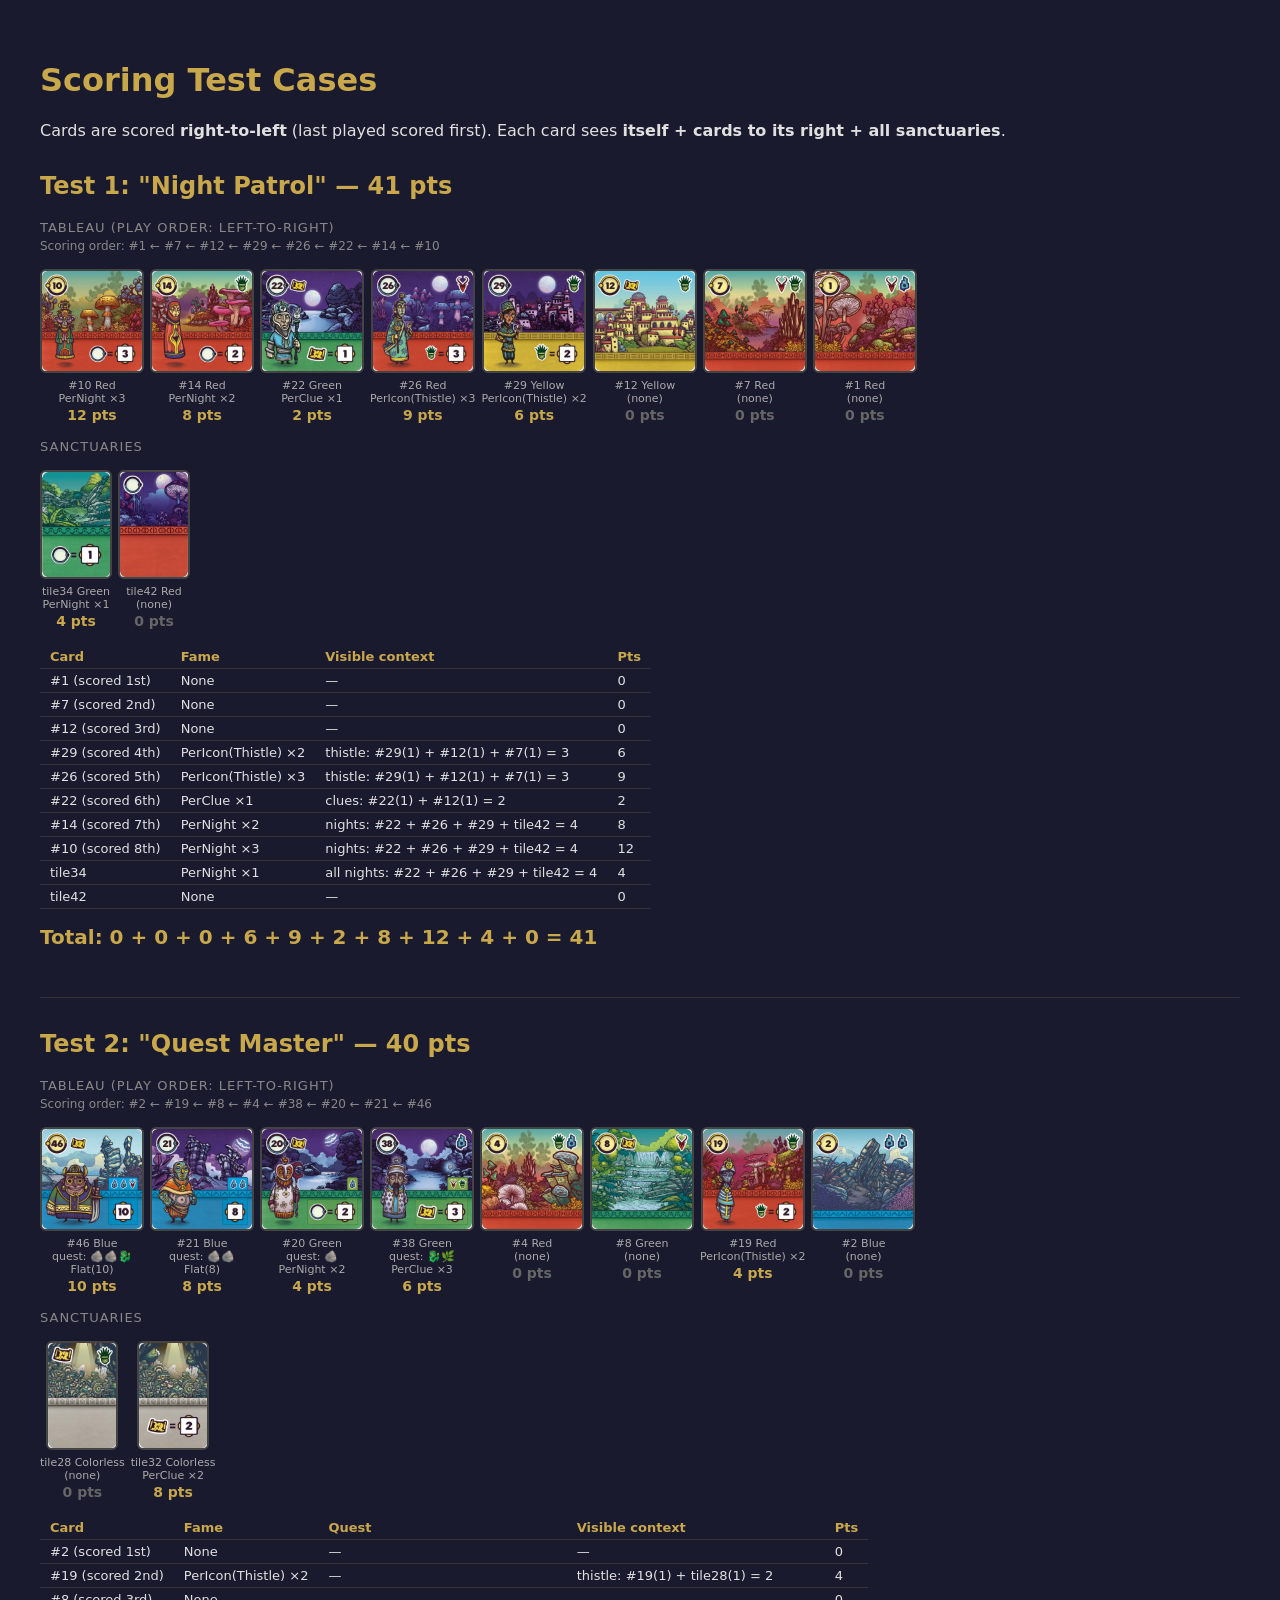
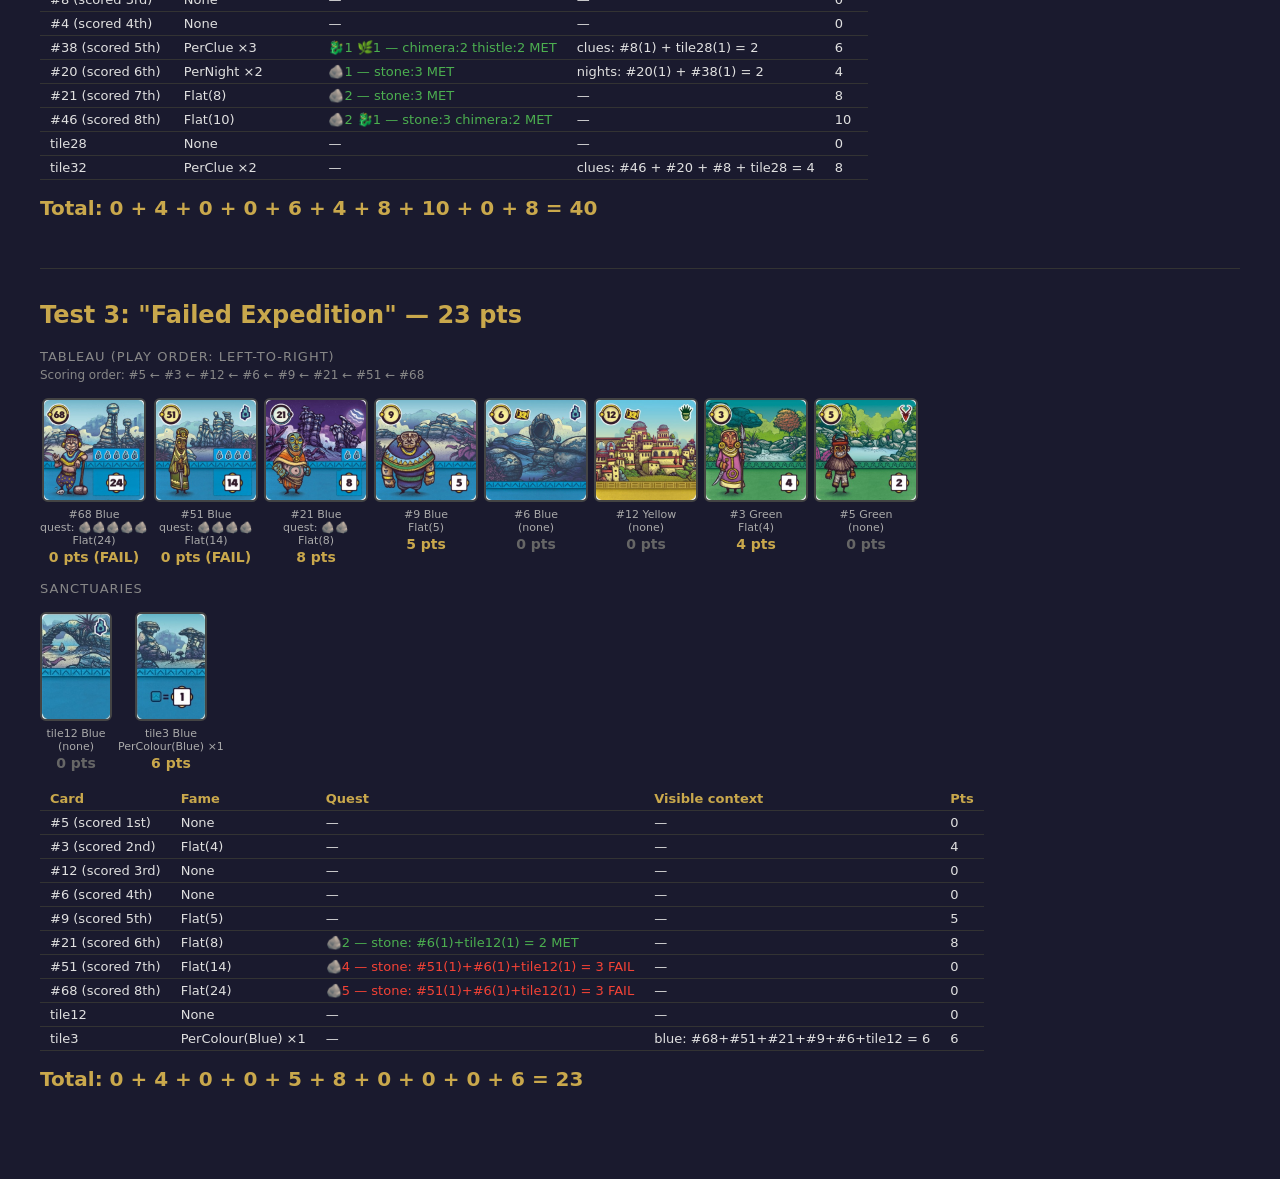
<file: yonder-server/tests/scoring_visual.html>
<!DOCTYPE html>
<html>
<head>
<meta charset="utf-8">
<title>Scoring Test Cases — Visual Reference</title>
<style>
  body { font-family: system-ui, sans-serif; background: #1a1a2e; color: #e0e0e0; padding: 2rem; }
  h1 { color: #c9a84c; }
  h2 { color: #c9a84c; margin-top: 2rem; }
  .test-case { margin-bottom: 3rem; }
  .tableau { display: flex; gap: 6px; align-items: flex-start; margin: 1rem 0; }
  .card-slot { text-align: center; }
  .card-slot img { width: 100px; height: 100px; border-radius: 6px; border: 2px solid #444; }
  .card-slot.sanctuary img { width: 68px; height: 105px; }
  .card-slot .label { font-size: 11px; color: #aaa; margin-top: 2px; }
  .card-slot .pts { font-size: 14px; font-weight: bold; color: #c9a84c; margin-top: 2px; }
  .card-slot .pts.zero { color: #666; }
  .arrow { font-size: 24px; color: #c9a84c; align-self: center; margin: 0 4px; }
  .section-label { font-size: 13px; color: #888; margin-bottom: 4px; text-transform: uppercase; letter-spacing: 1px; }
  .scoring-order { font-size: 12px; color: #888; margin: 4px 0; }
  .total { font-size: 20px; font-weight: bold; color: #c9a84c; margin-top: 1rem; }
  .divider { border: none; border-top: 1px solid #333; margin: 2rem 0; }
  table { border-collapse: collapse; margin: 1rem 0; }
  td, th { padding: 4px 10px; text-align: left; border-bottom: 1px solid #333; font-size: 13px; }
  th { color: #c9a84c; }
  .met { color: #4caf50; }
  .not-met { color: #f44336; }
</style>
</head>
<body>

<h1>Scoring Test Cases</h1>
<p>Cards are scored <strong>right-to-left</strong> (last played scored first). Each card sees <strong>itself + cards to its right + all sanctuaries</strong>.</p>

<!-- ═══════════════════════════════════════════════════════════════════ -->
<div class="test-case">
<h2>Test 1: "Night Patrol" — 41 pts</h2>

<div class="section-label">Tableau (play order: left-to-right)</div>
<div class="scoring-order">Scoring order: #1 &larr; #7 &larr; #12 &larr; #29 &larr; #26 &larr; #22 &larr; #14 &larr; #10</div>
<div class="tableau">
  <div class="card-slot">
    <img src="../../yonder-client/region/tile010.jpg" alt="#10">
    <div class="label">#10 Red<br>PerNight &times;3</div>
    <div class="pts">12 pts</div>
  </div>
  <div class="card-slot">
    <img src="../../yonder-client/region/tile014.jpg" alt="#14">
    <div class="label">#14 Red<br>PerNight &times;2</div>
    <div class="pts">8 pts</div>
  </div>
  <div class="card-slot">
    <img src="../../yonder-client/region/tile022.jpg" alt="#22">
    <div class="label">#22 Green<br>PerClue &times;1</div>
    <div class="pts">2 pts</div>
  </div>
  <div class="card-slot">
    <img src="../../yonder-client/region/tile026.jpg" alt="#26">
    <div class="label">#26 Red<br>PerIcon(Thistle) &times;3</div>
    <div class="pts">9 pts</div>
  </div>
  <div class="card-slot">
    <img src="../../yonder-client/region/tile029.jpg" alt="#29">
    <div class="label">#29 Yellow<br>PerIcon(Thistle) &times;2</div>
    <div class="pts">6 pts</div>
  </div>
  <div class="card-slot">
    <img src="../../yonder-client/region/tile012.jpg" alt="#12">
    <div class="label">#12 Yellow<br>(none)</div>
    <div class="pts zero">0 pts</div>
  </div>
  <div class="card-slot">
    <img src="../../yonder-client/region/tile007.jpg" alt="#7">
    <div class="label">#7 Red<br>(none)</div>
    <div class="pts zero">0 pts</div>
  </div>
  <div class="card-slot">
    <img src="../../yonder-client/region/tile001.jpg" alt="#1">
    <div class="label">#1 Red<br>(none)</div>
    <div class="pts zero">0 pts</div>
  </div>
</div>

<div class="section-label">Sanctuaries</div>
<div class="tableau">
  <div class="card-slot sanctuary">
    <img src="../../yonder-client/sanctuary/tile034.jpg" alt="S34">
    <div class="label">tile34 Green<br>PerNight &times;1</div>
    <div class="pts">4 pts</div>
  </div>
  <div class="card-slot sanctuary">
    <img src="../../yonder-client/sanctuary/tile042.jpg" alt="S42">
    <div class="label">tile42 Red<br>(none)</div>
    <div class="pts zero">0 pts</div>
  </div>
</div>

<table>
  <tr><th>Card</th><th>Fame</th><th>Visible context</th><th>Pts</th></tr>
  <tr><td>#1 (scored 1st)</td><td>None</td><td>&mdash;</td><td>0</td></tr>
  <tr><td>#7 (scored 2nd)</td><td>None</td><td>&mdash;</td><td>0</td></tr>
  <tr><td>#12 (scored 3rd)</td><td>None</td><td>&mdash;</td><td>0</td></tr>
  <tr><td>#29 (scored 4th)</td><td>PerIcon(Thistle) &times;2</td><td>thistle: #29(1) + #12(1) + #7(1) = 3</td><td>6</td></tr>
  <tr><td>#26 (scored 5th)</td><td>PerIcon(Thistle) &times;3</td><td>thistle: #29(1) + #12(1) + #7(1) = 3</td><td>9</td></tr>
  <tr><td>#22 (scored 6th)</td><td>PerClue &times;1</td><td>clues: #22(1) + #12(1) = 2</td><td>2</td></tr>
  <tr><td>#14 (scored 7th)</td><td>PerNight &times;2</td><td>nights: #22 + #26 + #29 + tile42 = 4</td><td>8</td></tr>
  <tr><td>#10 (scored 8th)</td><td>PerNight &times;3</td><td>nights: #22 + #26 + #29 + tile42 = 4</td><td>12</td></tr>
  <tr><td>tile34</td><td>PerNight &times;1</td><td>all nights: #22 + #26 + #29 + tile42 = 4</td><td>4</td></tr>
  <tr><td>tile42</td><td>None</td><td>&mdash;</td><td>0</td></tr>
</table>

<div class="total">Total: 0 + 0 + 0 + 6 + 9 + 2 + 8 + 12 + 4 + 0 = 41</div>
</div>

<hr class="divider">

<!-- ═══════════════════════════════════════════════════════════════════ -->
<div class="test-case">
<h2>Test 2: "Quest Master" — 40 pts</h2>

<div class="section-label">Tableau (play order: left-to-right)</div>
<div class="scoring-order">Scoring order: #2 &larr; #19 &larr; #8 &larr; #4 &larr; #38 &larr; #20 &larr; #21 &larr; #46</div>
<div class="tableau">
  <div class="card-slot">
    <img src="../../yonder-client/region/tile046.jpg" alt="#46">
    <div class="label">#46 Blue<br>quest: 🪨🪨🐉<br>Flat(10)</div>
    <div class="pts">10 pts</div>
  </div>
  <div class="card-slot">
    <img src="../../yonder-client/region/tile021.jpg" alt="#21">
    <div class="label">#21 Blue<br>quest: 🪨🪨<br>Flat(8)</div>
    <div class="pts">8 pts</div>
  </div>
  <div class="card-slot">
    <img src="../../yonder-client/region/tile020.jpg" alt="#20">
    <div class="label">#20 Green<br>quest: 🪨<br>PerNight &times;2</div>
    <div class="pts">4 pts</div>
  </div>
  <div class="card-slot">
    <img src="../../yonder-client/region/tile038.jpg" alt="#38">
    <div class="label">#38 Green<br>quest: 🐉🌿<br>PerClue &times;3</div>
    <div class="pts">6 pts</div>
  </div>
  <div class="card-slot">
    <img src="../../yonder-client/region/tile004.jpg" alt="#4">
    <div class="label">#4 Red<br>(none)</div>
    <div class="pts zero">0 pts</div>
  </div>
  <div class="card-slot">
    <img src="../../yonder-client/region/tile008.jpg" alt="#8">
    <div class="label">#8 Green<br>(none)</div>
    <div class="pts zero">0 pts</div>
  </div>
  <div class="card-slot">
    <img src="../../yonder-client/region/tile019.jpg" alt="#19">
    <div class="label">#19 Red<br>PerIcon(Thistle) &times;2</div>
    <div class="pts">4 pts</div>
  </div>
  <div class="card-slot">
    <img src="../../yonder-client/region/tile002.jpg" alt="#2">
    <div class="label">#2 Blue<br>(none)</div>
    <div class="pts zero">0 pts</div>
  </div>
</div>

<div class="section-label">Sanctuaries</div>
<div class="tableau">
  <div class="card-slot sanctuary">
    <img src="../../yonder-client/sanctuary/tile028.jpg" alt="S28">
    <div class="label">tile28 Colorless<br>(none)</div>
    <div class="pts zero">0 pts</div>
  </div>
  <div class="card-slot sanctuary">
    <img src="../../yonder-client/sanctuary/tile032.jpg" alt="S32">
    <div class="label">tile32 Colorless<br>PerClue &times;2</div>
    <div class="pts">8 pts</div>
  </div>
</div>

<table>
  <tr><th>Card</th><th>Fame</th><th>Quest</th><th>Visible context</th><th>Pts</th></tr>
  <tr><td>#2 (scored 1st)</td><td>None</td><td>&mdash;</td><td>&mdash;</td><td>0</td></tr>
  <tr><td>#19 (scored 2nd)</td><td>PerIcon(Thistle) &times;2</td><td>&mdash;</td><td>thistle: #19(1) + tile28(1) = 2</td><td>4</td></tr>
  <tr><td>#8 (scored 3rd)</td><td>None</td><td>&mdash;</td><td>&mdash;</td><td>0</td></tr>
  <tr><td>#4 (scored 4th)</td><td>None</td><td>&mdash;</td><td>&mdash;</td><td>0</td></tr>
  <tr><td>#38 (scored 5th)</td><td>PerClue &times;3</td><td class="met">🐉1 🌿1 — chimera:2 thistle:2 MET</td><td>clues: #8(1) + tile28(1) = 2</td><td>6</td></tr>
  <tr><td>#20 (scored 6th)</td><td>PerNight &times;2</td><td class="met">🪨1 — stone:3 MET</td><td>nights: #20(1) + #38(1) = 2</td><td>4</td></tr>
  <tr><td>#21 (scored 7th)</td><td>Flat(8)</td><td class="met">🪨2 — stone:3 MET</td><td>&mdash;</td><td>8</td></tr>
  <tr><td>#46 (scored 8th)</td><td>Flat(10)</td><td class="met">🪨2 🐉1 — stone:3 chimera:2 MET</td><td>&mdash;</td><td>10</td></tr>
  <tr><td>tile28</td><td>None</td><td>&mdash;</td><td>&mdash;</td><td>0</td></tr>
  <tr><td>tile32</td><td>PerClue &times;2</td><td>&mdash;</td><td>clues: #46 + #20 + #8 + tile28 = 4</td><td>8</td></tr>
</table>

<div class="total">Total: 0 + 4 + 0 + 0 + 6 + 4 + 8 + 10 + 0 + 8 = 40</div>
</div>

<hr class="divider">

<!-- ═══════════════════════════════════════════════════════════════════ -->
<div class="test-case">
<h2>Test 3: "Failed Expedition" — 23 pts</h2>

<div class="section-label">Tableau (play order: left-to-right)</div>
<div class="scoring-order">Scoring order: #5 &larr; #3 &larr; #12 &larr; #6 &larr; #9 &larr; #21 &larr; #51 &larr; #68</div>
<div class="tableau">
  <div class="card-slot">
    <img src="../../yonder-client/region/tile068.jpg" alt="#68">
    <div class="label">#68 Blue<br>quest: 🪨🪨🪨🪨🪨<br>Flat(24)</div>
    <div class="pts not-met">0 pts (FAIL)</div>
  </div>
  <div class="card-slot">
    <img src="../../yonder-client/region/tile051.jpg" alt="#51">
    <div class="label">#51 Blue<br>quest: 🪨🪨🪨🪨<br>Flat(14)</div>
    <div class="pts not-met">0 pts (FAIL)</div>
  </div>
  <div class="card-slot">
    <img src="../../yonder-client/region/tile021.jpg" alt="#21">
    <div class="label">#21 Blue<br>quest: 🪨🪨<br>Flat(8)</div>
    <div class="pts">8 pts</div>
  </div>
  <div class="card-slot">
    <img src="../../yonder-client/region/tile009.jpg" alt="#9">
    <div class="label">#9 Blue<br>Flat(5)</div>
    <div class="pts">5 pts</div>
  </div>
  <div class="card-slot">
    <img src="../../yonder-client/region/tile006.jpg" alt="#6">
    <div class="label">#6 Blue<br>(none)</div>
    <div class="pts zero">0 pts</div>
  </div>
  <div class="card-slot">
    <img src="../../yonder-client/region/tile012.jpg" alt="#12">
    <div class="label">#12 Yellow<br>(none)</div>
    <div class="pts zero">0 pts</div>
  </div>
  <div class="card-slot">
    <img src="../../yonder-client/region/tile003.jpg" alt="#3">
    <div class="label">#3 Green<br>Flat(4)</div>
    <div class="pts">4 pts</div>
  </div>
  <div class="card-slot">
    <img src="../../yonder-client/region/tile005.jpg" alt="#5">
    <div class="label">#5 Green<br>(none)</div>
    <div class="pts zero">0 pts</div>
  </div>
</div>

<div class="section-label">Sanctuaries</div>
<div class="tableau">
  <div class="card-slot sanctuary">
    <img src="../../yonder-client/sanctuary/tile012.jpg" alt="S12">
    <div class="label">tile12 Blue<br>(none)</div>
    <div class="pts zero">0 pts</div>
  </div>
  <div class="card-slot sanctuary">
    <img src="../../yonder-client/sanctuary/tile003.jpg" alt="S3">
    <div class="label">tile3 Blue<br>PerColour(Blue) &times;1</div>
    <div class="pts">6 pts</div>
  </div>
</div>

<table>
  <tr><th>Card</th><th>Fame</th><th>Quest</th><th>Visible context</th><th>Pts</th></tr>
  <tr><td>#5 (scored 1st)</td><td>None</td><td>&mdash;</td><td>&mdash;</td><td>0</td></tr>
  <tr><td>#3 (scored 2nd)</td><td>Flat(4)</td><td>&mdash;</td><td>&mdash;</td><td>4</td></tr>
  <tr><td>#12 (scored 3rd)</td><td>None</td><td>&mdash;</td><td>&mdash;</td><td>0</td></tr>
  <tr><td>#6 (scored 4th)</td><td>None</td><td>&mdash;</td><td>&mdash;</td><td>0</td></tr>
  <tr><td>#9 (scored 5th)</td><td>Flat(5)</td><td>&mdash;</td><td>&mdash;</td><td>5</td></tr>
  <tr><td>#21 (scored 6th)</td><td>Flat(8)</td><td class="met">🪨2 — stone: #6(1)+tile12(1) = 2 MET</td><td>&mdash;</td><td>8</td></tr>
  <tr><td>#51 (scored 7th)</td><td>Flat(14)</td><td class="not-met">🪨4 — stone: #51(1)+#6(1)+tile12(1) = 3 FAIL</td><td>&mdash;</td><td>0</td></tr>
  <tr><td>#68 (scored 8th)</td><td>Flat(24)</td><td class="not-met">🪨5 — stone: #51(1)+#6(1)+tile12(1) = 3 FAIL</td><td>&mdash;</td><td>0</td></tr>
  <tr><td>tile12</td><td>None</td><td>&mdash;</td><td>&mdash;</td><td>0</td></tr>
  <tr><td>tile3</td><td>PerColour(Blue) &times;1</td><td>&mdash;</td><td>blue: #68+#51+#21+#9+#6+tile12 = 6</td><td>6</td></tr>
</table>

<div class="total">Total: 0 + 4 + 0 + 0 + 5 + 8 + 0 + 0 + 0 + 6 = 23</div>
</div>

</body>
</html>
</file>
